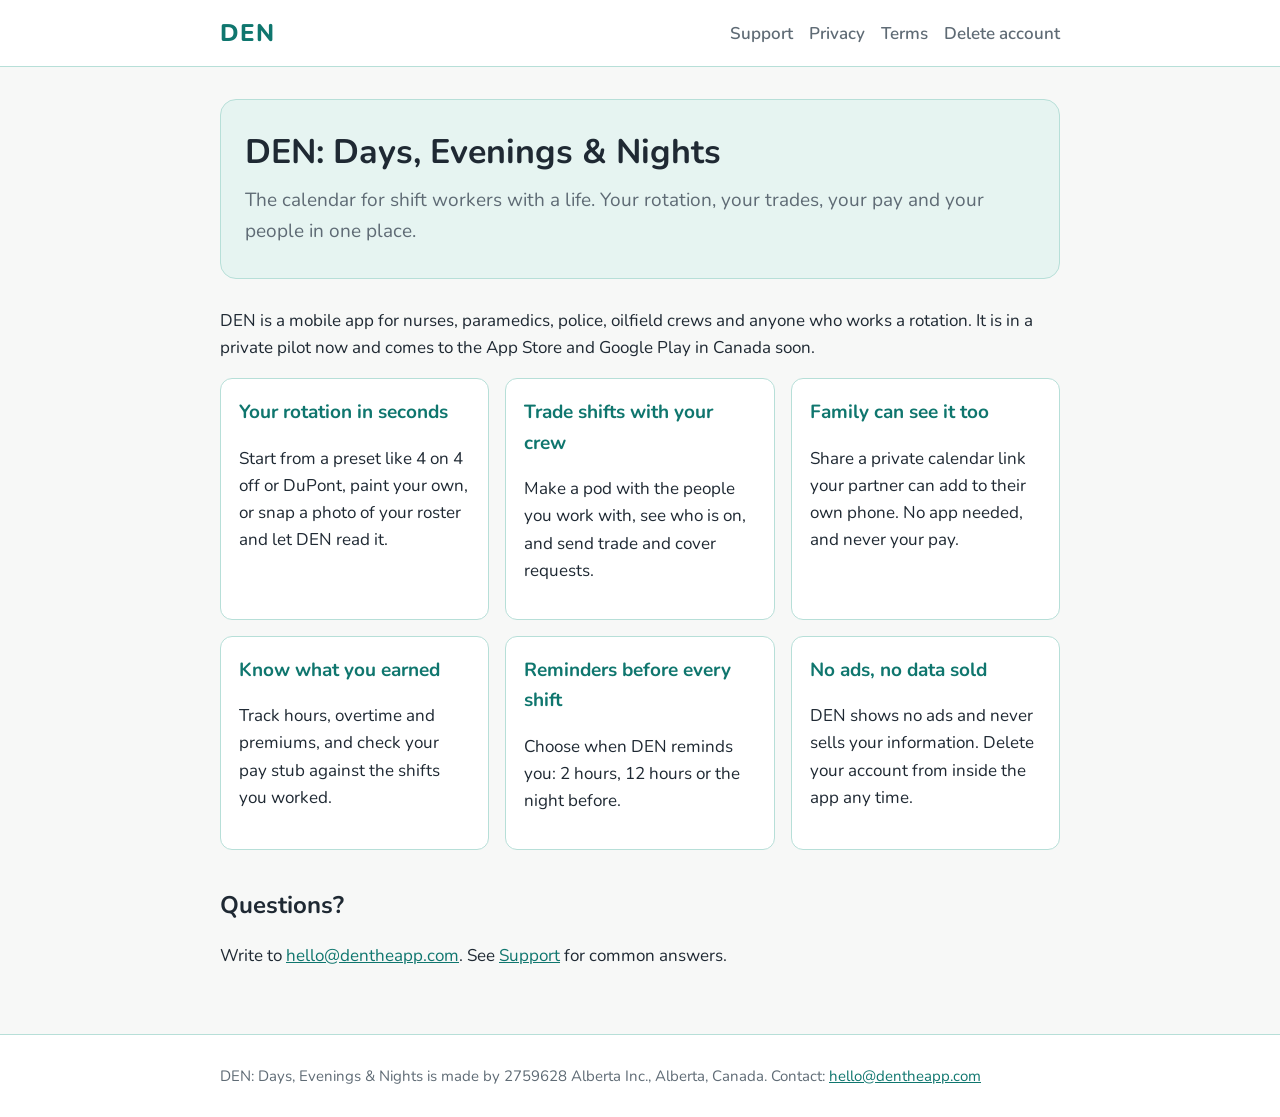
<file: index.html>
<!doctype html>
<html lang="en-CA">
<head>
<meta charset="utf-8">
<meta name="viewport" content="width=device-width, initial-scale=1">
<title>DEN: Days, Evenings & Nights</title>
<meta name="description" content="DEN is the calendar app for shift workers: rotations, shift trades, family sharing and pay tracking.">
<link rel="preconnect" href="https://fonts.googleapis.com">
<link href="https://fonts.googleapis.com/css2?family=Nunito:wght@400;600;700;800&display=swap" rel="stylesheet">
<link rel="stylesheet" href="/style.css">
</head>
<body>
<header><div class="bar">
<a class="logo" href="/">DEN</a>
<nav><a href="/support/">Support</a><a href="/privacy/">Privacy</a><a href="/terms/">Terms</a><a href="/delete-account/">Delete account</a></nav>
</div></header>
<main>
<section class="hero">
<h1>DEN: Days, Evenings &amp; Nights</h1>
<p>The calendar for shift workers with a life. Your rotation, your trades, your pay and your people in one place.</p>
</section>
<p>DEN is a mobile app for nurses, paramedics, police, oilfield crews and anyone who works a rotation. It is in a private pilot now and comes to the App Store and Google Play in Canada soon.</p>
<div class="grid">
<div class="card"><h3>Your rotation in seconds</h3><p>Start from a preset like 4 on 4 off or DuPont, paint your own, or snap a photo of your roster and let DEN read it.</p></div>
<div class="card"><h3>Trade shifts with your crew</h3><p>Make a pod with the people you work with, see who is on, and send trade and cover requests.</p></div>
<div class="card"><h3>Family can see it too</h3><p>Share a private calendar link your partner can add to their own phone. No app needed, and never your pay.</p></div>
<div class="card"><h3>Know what you earned</h3><p>Track hours, overtime and premiums, and check your pay stub against the shifts you worked.</p></div>
<div class="card"><h3>Reminders before every shift</h3><p>Choose when DEN reminds you: 2 hours, 12 hours or the night before.</p></div>
<div class="card"><h3>No ads, no data sold</h3><p>DEN shows no ads and never sells your information. Delete your account from inside the app any time.</p></div>
</div>
<h2>Questions?</h2>
<p>Write to <a href="mailto:hello@dentheapp.com">hello@dentheapp.com</a>. See <a href="/support/">Support</a> for common answers.</p>

</main>
<footer><div class="bar">
<p>DEN: Days, Evenings &amp; Nights is made by 2759628 Alberta Inc., Alberta, Canada. Contact: <a href="mailto:hello@dentheapp.com">hello@dentheapp.com</a></p>
</div></footer>
</body>
</html>
</file>
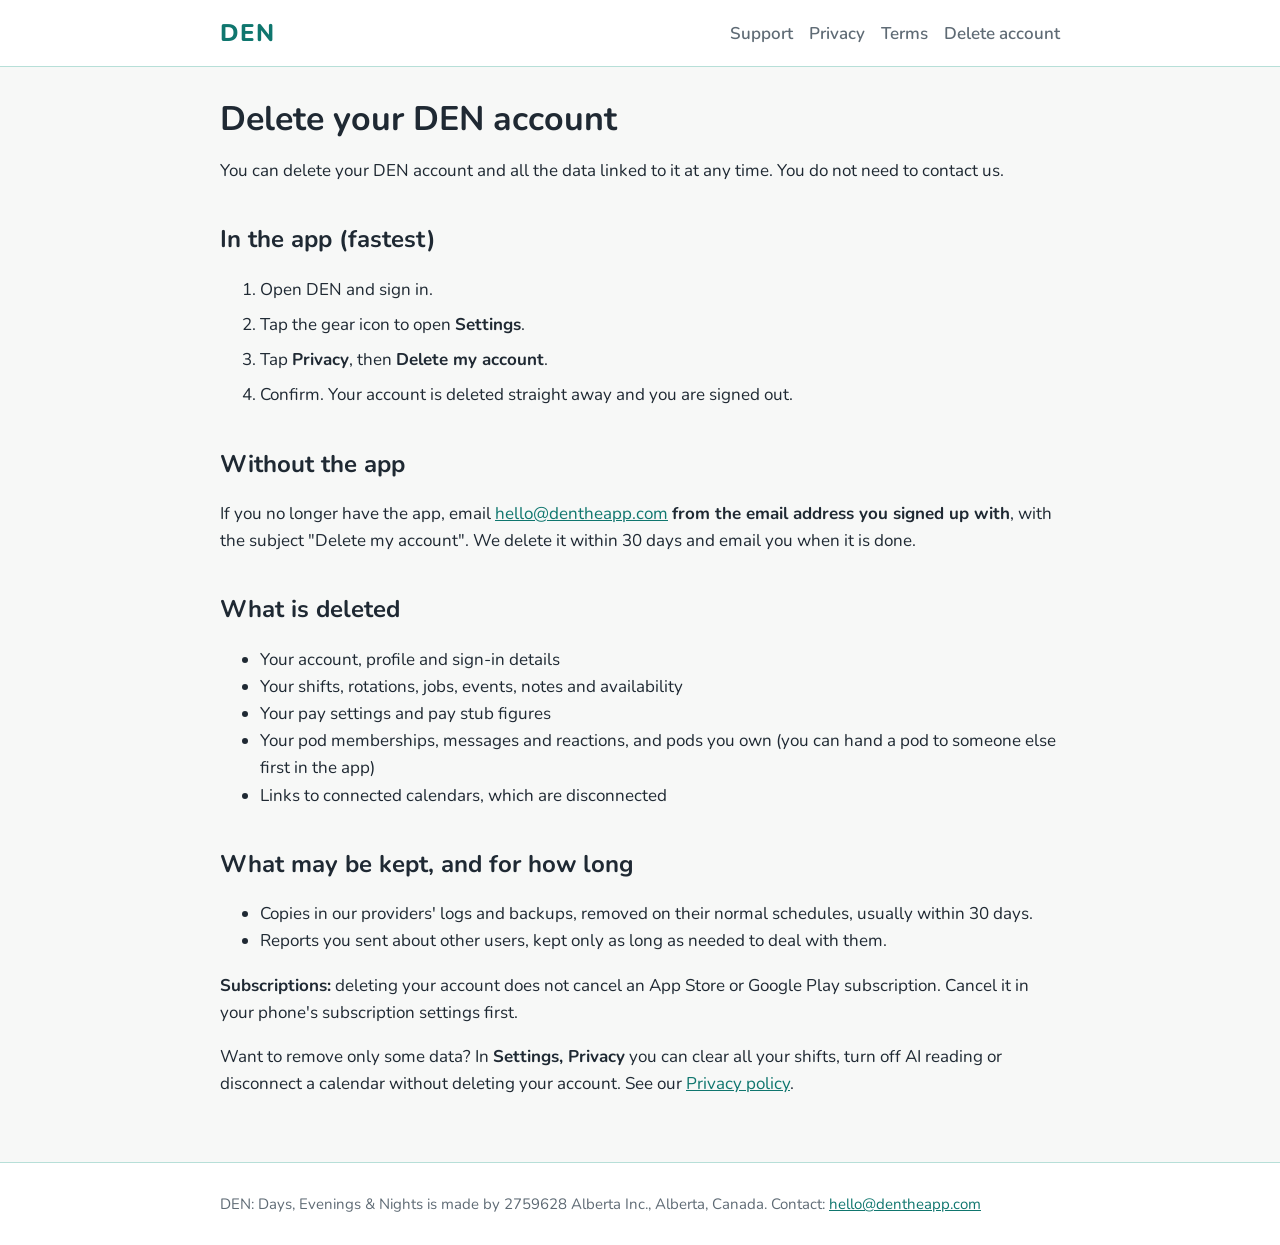
<file: delete-account/index.html>
<!doctype html>
<html lang="en-CA">
<head>
<meta charset="utf-8">
<meta name="viewport" content="width=device-width, initial-scale=1">
<title>Delete your account | DEN</title>
<meta name="description" content="How to delete your DEN account and data.">
<link rel="preconnect" href="https://fonts.googleapis.com">
<link href="https://fonts.googleapis.com/css2?family=Nunito:wght@400;600;700;800&display=swap" rel="stylesheet">
<link rel="stylesheet" href="/style.css">
</head>
<body>
<header><div class="bar">
<a class="logo" href="/">DEN</a>
<nav><a href="/support/">Support</a><a href="/privacy/">Privacy</a><a href="/terms/">Terms</a><a href="/delete-account/">Delete account</a></nav>
</div></header>
<main>
<h1>Delete your DEN account</h1>
<p>You can delete your DEN account and all the data linked to it at any time. You do not need to contact us.</p>
<h2>In the app (fastest)</h2>
<ol class="steps">
<li>Open DEN and sign in.</li>
<li>Tap the gear icon to open <strong>Settings</strong>.</li>
<li>Tap <strong>Privacy</strong>, then <strong>Delete my account</strong>.</li>
<li>Confirm. Your account is deleted straight away and you are signed out.</li>
</ol>
<h2>Without the app</h2>
<p>If you no longer have the app, email <a href="mailto:hello@dentheapp.com">hello@dentheapp.com</a> <strong>from the email address you signed up with</strong>, with the subject "Delete my account". We delete it within 30 days and email you when it is done.</p>
<h2>What is deleted</h2>
<ul>
<li>Your account, profile and sign-in details</li>
<li>Your shifts, rotations, jobs, events, notes and availability</li>
<li>Your pay settings and pay stub figures</li>
<li>Your pod memberships, messages and reactions, and pods you own (you can hand a pod to someone else first in the app)</li>
<li>Links to connected calendars, which are disconnected</li>
</ul>
<h2>What may be kept, and for how long</h2>
<ul>
<li>Copies in our providers' logs and backups, removed on their normal schedules, usually within 30 days.</li>
<li>Reports you sent about other users, kept only as long as needed to deal with them.</li>
</ul>
<p><strong>Subscriptions:</strong> deleting your account does not cancel an App Store or Google Play subscription. Cancel it in your phone's subscription settings first.</p>
<p>Want to remove only some data? In <strong>Settings, Privacy</strong> you can clear all your shifts, turn off AI reading or disconnect a calendar without deleting your account. See our <a href="/privacy/">Privacy policy</a>.</p>

</main>
<footer><div class="bar">
<p>DEN: Days, Evenings &amp; Nights is made by 2759628 Alberta Inc., Alberta, Canada. Contact: <a href="mailto:hello@dentheapp.com">hello@dentheapp.com</a></p>
</div></footer>
</body>
</html>
</file>
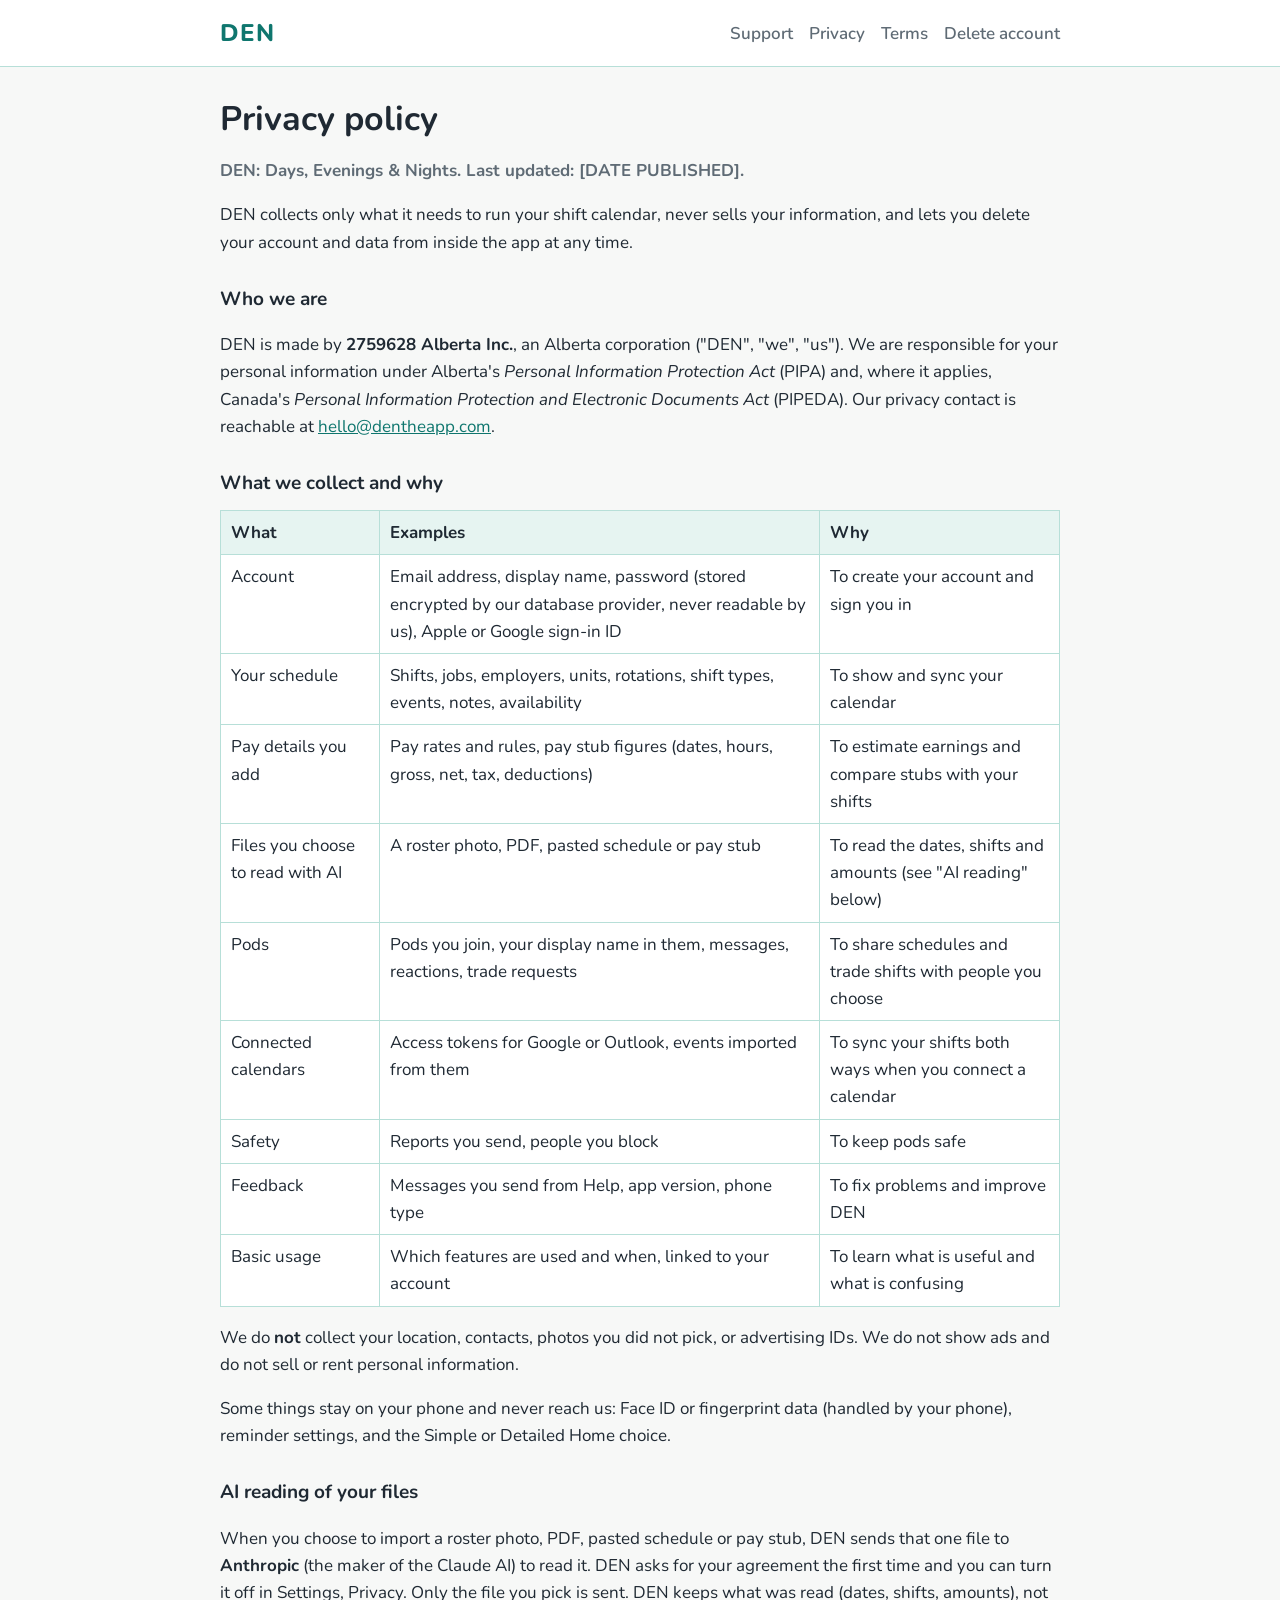
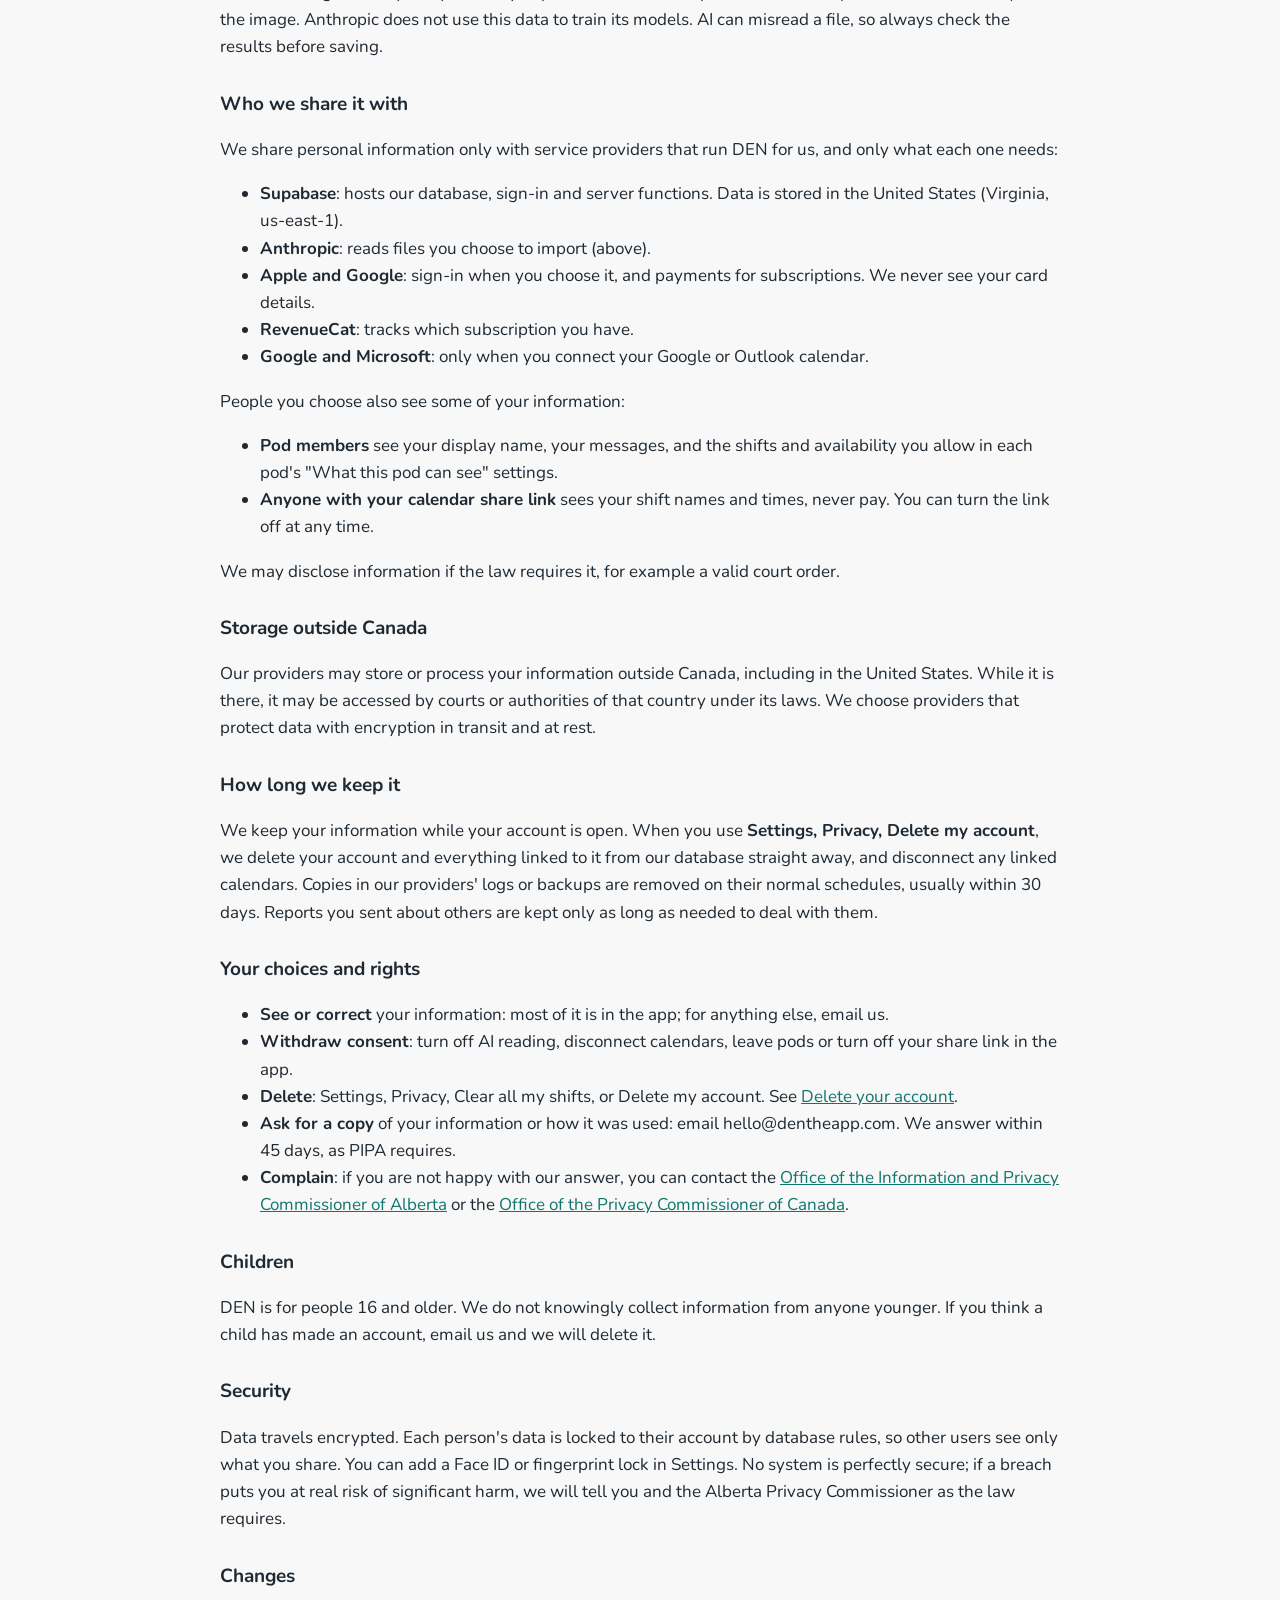
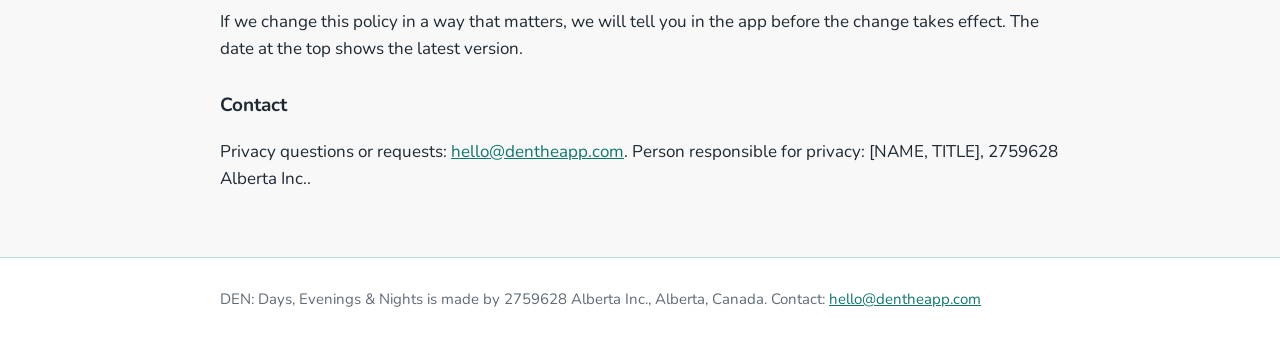
<file: privacy/index.html>
<!doctype html>
<html lang="en-CA">
<head>
<meta charset="utf-8">
<meta name="viewport" content="width=device-width, initial-scale=1">
<title>Privacy policy | DEN</title>
<meta name="description" content="How DEN collects, uses and protects your information.">
<link rel="preconnect" href="https://fonts.googleapis.com">
<link href="https://fonts.googleapis.com/css2?family=Nunito:wght@400;600;700;800&display=swap" rel="stylesheet">
<link rel="stylesheet" href="/style.css">
</head>
<body>
<header><div class="bar">
<a class="logo" href="/">DEN</a>
<nav><a href="/support/">Support</a><a href="/privacy/">Privacy</a><a href="/terms/">Terms</a><a href="/delete-account/">Delete account</a></nav>
</div></header>
<main>
<h1>Privacy policy</h1>
<p class="updated">DEN: Days, Evenings &amp; Nights. Last updated: [DATE PUBLISHED].</p>
<p>DEN collects only what it needs to run your shift calendar, never sells your information, and lets you delete your account and data from inside the app at any time.</p>
<h3>Who we are</h3>
<p>DEN is made by <strong>2759628 Alberta Inc.</strong>, an Alberta corporation ("DEN", "we", "us"). We are responsible for your personal information under Alberta's <em>Personal Information Protection Act</em> (PIPA) and, where it applies, Canada's <em>Personal Information Protection and Electronic Documents Act</em> (PIPEDA). Our privacy contact is reachable at <a href="mailto:hello@dentheapp.com">hello@dentheapp.com</a>.</p>
<h3>What we collect and why</h3>
<table>
<tr><th>What</th><th>Examples</th><th>Why</th></tr>
<tr><td>Account</td><td>Email address, display name, password (stored encrypted by our database provider, never readable by us), Apple or Google sign-in ID</td><td>To create your account and sign you in</td></tr>
<tr><td>Your schedule</td><td>Shifts, jobs, employers, units, rotations, shift types, events, notes, availability</td><td>To show and sync your calendar</td></tr>
<tr><td>Pay details you add</td><td>Pay rates and rules, pay stub figures (dates, hours, gross, net, tax, deductions)</td><td>To estimate earnings and compare stubs with your shifts</td></tr>
<tr><td>Files you choose to read with AI</td><td>A roster photo, PDF, pasted schedule or pay stub</td><td>To read the dates, shifts and amounts (see "AI reading" below)</td></tr>
<tr><td>Pods</td><td>Pods you join, your display name in them, messages, reactions, trade requests</td><td>To share schedules and trade shifts with people you choose</td></tr>
<tr><td>Connected calendars</td><td>Access tokens for Google or Outlook, events imported from them</td><td>To sync your shifts both ways when you connect a calendar</td></tr>
<tr><td>Safety</td><td>Reports you send, people you block</td><td>To keep pods safe</td></tr>
<tr><td>Feedback</td><td>Messages you send from Help, app version, phone type</td><td>To fix problems and improve DEN</td></tr>
<tr><td>Basic usage</td><td>Which features are used and when, linked to your account</td><td>To learn what is useful and what is confusing</td></tr>
</table>
<p>We do <strong>not</strong> collect your location, contacts, photos you did not pick, or advertising IDs. We do not show ads and do not sell or rent personal information.</p>
<p>Some things stay on your phone and never reach us: Face ID or fingerprint data (handled by your phone), reminder settings, and the Simple or Detailed Home choice.</p>
<h3>AI reading of your files</h3>
<p>When you choose to import a roster photo, PDF, pasted schedule or pay stub, DEN sends that one file to <strong>Anthropic</strong> (the maker of the Claude AI) to read it. DEN asks for your agreement the first time and you can turn it off in Settings, Privacy. Only the file you pick is sent. DEN keeps what was read (dates, shifts, amounts), not the image. Anthropic does not use this data to train its models. AI can misread a file, so always check the results before saving.</p>
<h3>Who we share it with</h3>
<p>We share personal information only with service providers that run DEN for us, and only what each one needs:</p>
<ul>
<li><strong>Supabase</strong>: hosts our database, sign-in and server functions. Data is stored in the United States (Virginia, us-east-1).</li>
<li><strong>Anthropic</strong>: reads files you choose to import (above).</li>
<li><strong>Apple and Google</strong>: sign-in when you choose it, and payments for subscriptions. We never see your card details.</li>
<li><strong>RevenueCat</strong>: tracks which subscription you have.</li>
<li><strong>Google and Microsoft</strong>: only when you connect your Google or Outlook calendar.</li>
</ul>
<p>People you choose also see some of your information:</p>
<ul>
<li><strong>Pod members</strong> see your display name, your messages, and the shifts and availability you allow in each pod's "What this pod can see" settings.</li>
<li><strong>Anyone with your calendar share link</strong> sees your shift names and times, never pay. You can turn the link off at any time.</li>
</ul>
<p>We may disclose information if the law requires it, for example a valid court order.</p>
<h3>Storage outside Canada</h3>
<p>Our providers may store or process your information outside Canada, including in the United States. While it is there, it may be accessed by courts or authorities of that country under its laws. We choose providers that protect data with encryption in transit and at rest.</p>
<h3>How long we keep it</h3>
<p>We keep your information while your account is open. When you use <strong>Settings, Privacy, Delete my account</strong>, we delete your account and everything linked to it from our database straight away, and disconnect any linked calendars. Copies in our providers' logs or backups are removed on their normal schedules, usually within 30 days. Reports you sent about others are kept only as long as needed to deal with them.</p>
<h3>Your choices and rights</h3>
<ul>
<li><strong>See or correct</strong> your information: most of it is in the app; for anything else, email us.</li>
<li><strong>Withdraw consent</strong>: turn off AI reading, disconnect calendars, leave pods or turn off your share link in the app.</li>
<li><strong>Delete</strong>: Settings, Privacy, Clear all my shifts, or Delete my account. See <a href="/delete-account/">Delete your account</a>.</li>
<li><strong>Ask for a copy</strong> of your information or how it was used: email hello@dentheapp.com. We answer within 45 days, as PIPA requires.</li>
<li><strong>Complain</strong>: if you are not happy with our answer, you can contact the <a href="https://oipc.ab.ca">Office of the Information and Privacy Commissioner of Alberta</a> or the <a href="https://www.priv.gc.ca">Office of the Privacy Commissioner of Canada</a>.</li>
</ul>
<h3>Children</h3>
<p>DEN is for people 16 and older. We do not knowingly collect information from anyone younger. If you think a child has made an account, email us and we will delete it.</p>
<h3>Security</h3>
<p>Data travels encrypted. Each person's data is locked to their account by database rules, so other users see only what you share. You can add a Face ID or fingerprint lock in Settings. No system is perfectly secure; if a breach puts you at real risk of significant harm, we will tell you and the Alberta Privacy Commissioner as the law requires.</p>
<h3>Changes</h3>
<p>If we change this policy in a way that matters, we will tell you in the app before the change takes effect. The date at the top shows the latest version.</p>
<h3>Contact</h3>
<p>Privacy questions or requests: <a href="mailto:hello@dentheapp.com">hello@dentheapp.com</a>. Person responsible for privacy: [NAME, TITLE], 2759628 Alberta Inc..</p>

</main>
<footer><div class="bar">
<p>DEN: Days, Evenings &amp; Nights is made by 2759628 Alberta Inc., Alberta, Canada. Contact: <a href="mailto:hello@dentheapp.com">hello@dentheapp.com</a></p>
</div></footer>
</body>
</html>
</file>
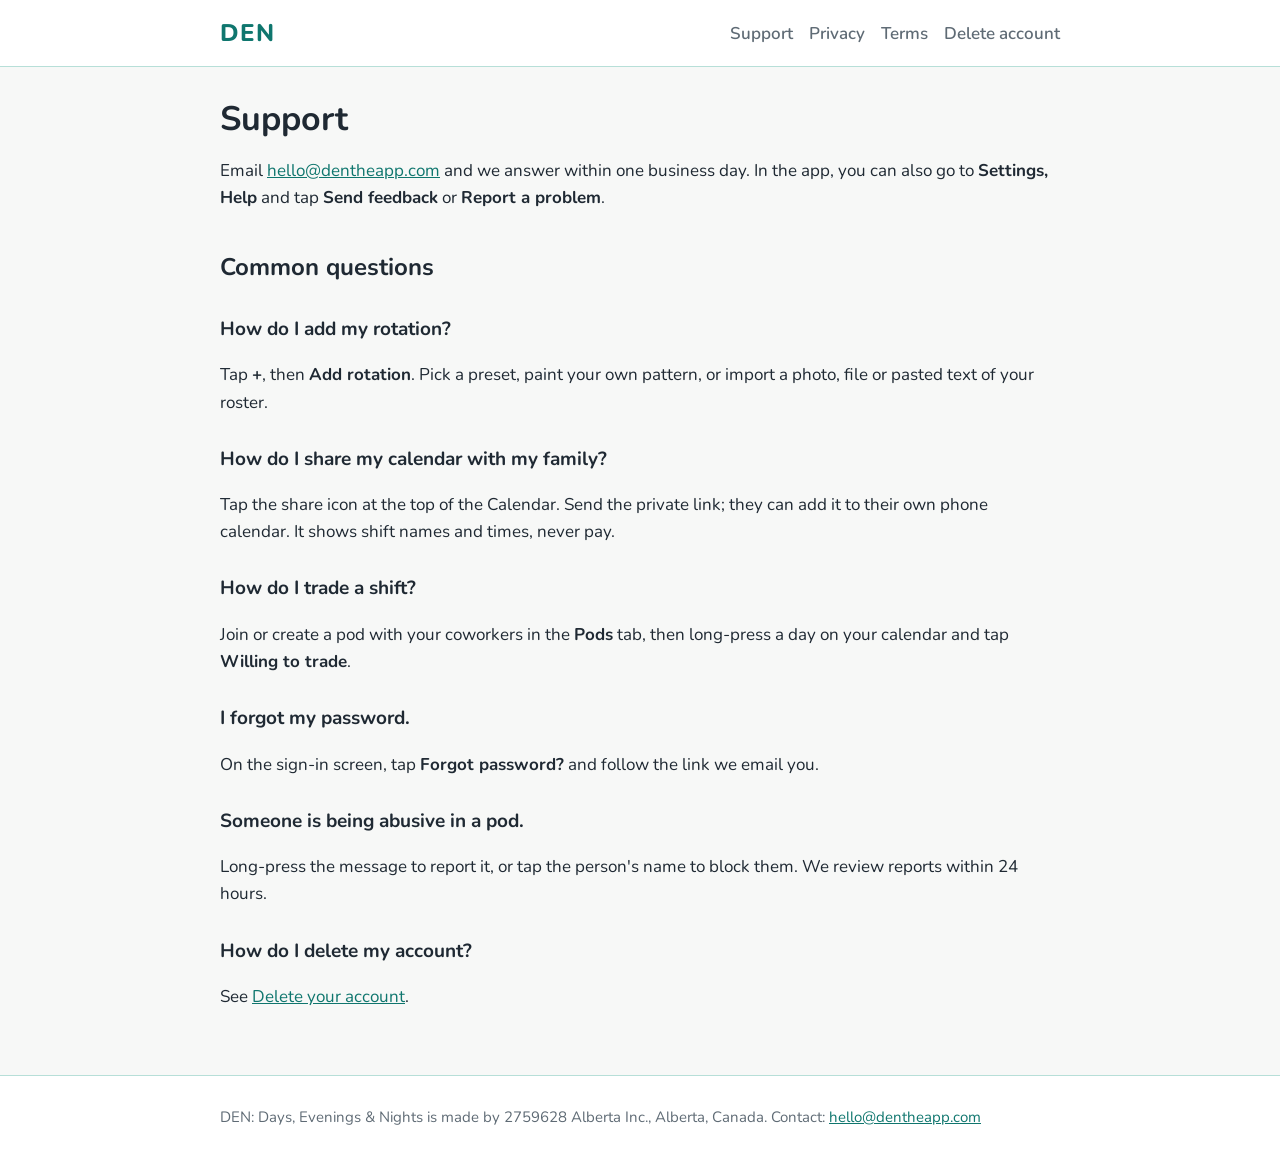
<file: support/index.html>
<!doctype html>
<html lang="en-CA">
<head>
<meta charset="utf-8">
<meta name="viewport" content="width=device-width, initial-scale=1">
<title>Support | DEN</title>
<meta name="description" content="Help and contact for the DEN app.">
<link rel="preconnect" href="https://fonts.googleapis.com">
<link href="https://fonts.googleapis.com/css2?family=Nunito:wght@400;600;700;800&display=swap" rel="stylesheet">
<link rel="stylesheet" href="/style.css">
</head>
<body>
<header><div class="bar">
<a class="logo" href="/">DEN</a>
<nav><a href="/support/">Support</a><a href="/privacy/">Privacy</a><a href="/terms/">Terms</a><a href="/delete-account/">Delete account</a></nav>
</div></header>
<main>
<h1>Support</h1>
<p>Email <a href="mailto:hello@dentheapp.com">hello@dentheapp.com</a> and we answer within one business day. In the app, you can also go to <strong>Settings, Help</strong> and tap <strong>Send feedback</strong> or <strong>Report a problem</strong>.</p>
<h2>Common questions</h2>
<h3>How do I add my rotation?</h3>
<p>Tap <strong>+</strong>, then <strong>Add rotation</strong>. Pick a preset, paint your own pattern, or import a photo, file or pasted text of your roster.</p>
<h3>How do I share my calendar with my family?</h3>
<p>Tap the share icon at the top of the Calendar. Send the private link; they can add it to their own phone calendar. It shows shift names and times, never pay.</p>
<h3>How do I trade a shift?</h3>
<p>Join or create a pod with your coworkers in the <strong>Pods</strong> tab, then long-press a day on your calendar and tap <strong>Willing to trade</strong>.</p>
<h3>I forgot my password.</h3>
<p>On the sign-in screen, tap <strong>Forgot password?</strong> and follow the link we email you.</p>
<h3>Someone is being abusive in a pod.</h3>
<p>Long-press the message to report it, or tap the person's name to block them. We review reports within 24 hours.</p>
<h3>How do I delete my account?</h3>
<p>See <a href="/delete-account/">Delete your account</a>.</p>

</main>
<footer><div class="bar">
<p>DEN: Days, Evenings &amp; Nights is made by 2759628 Alberta Inc., Alberta, Canada. Contact: <a href="mailto:hello@dentheapp.com">hello@dentheapp.com</a></p>
</div></footer>
</body>
</html>
</file>
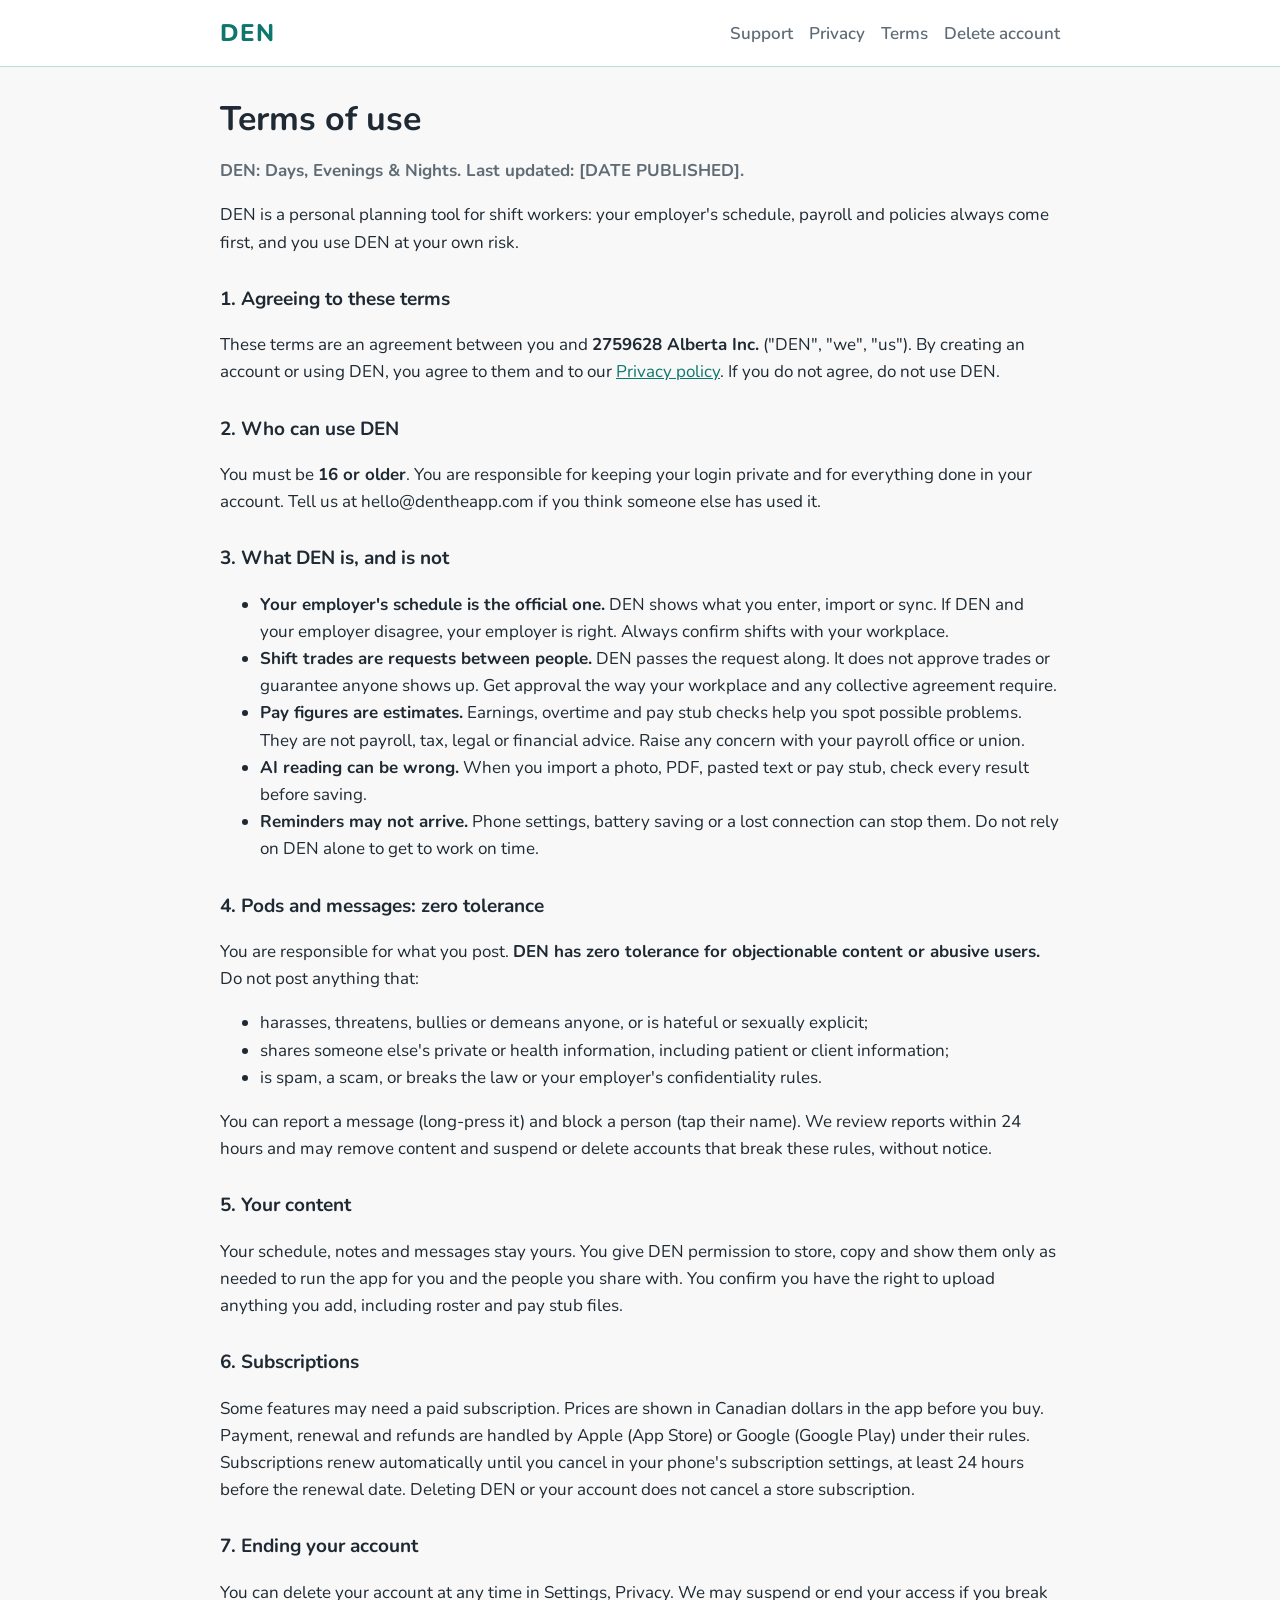
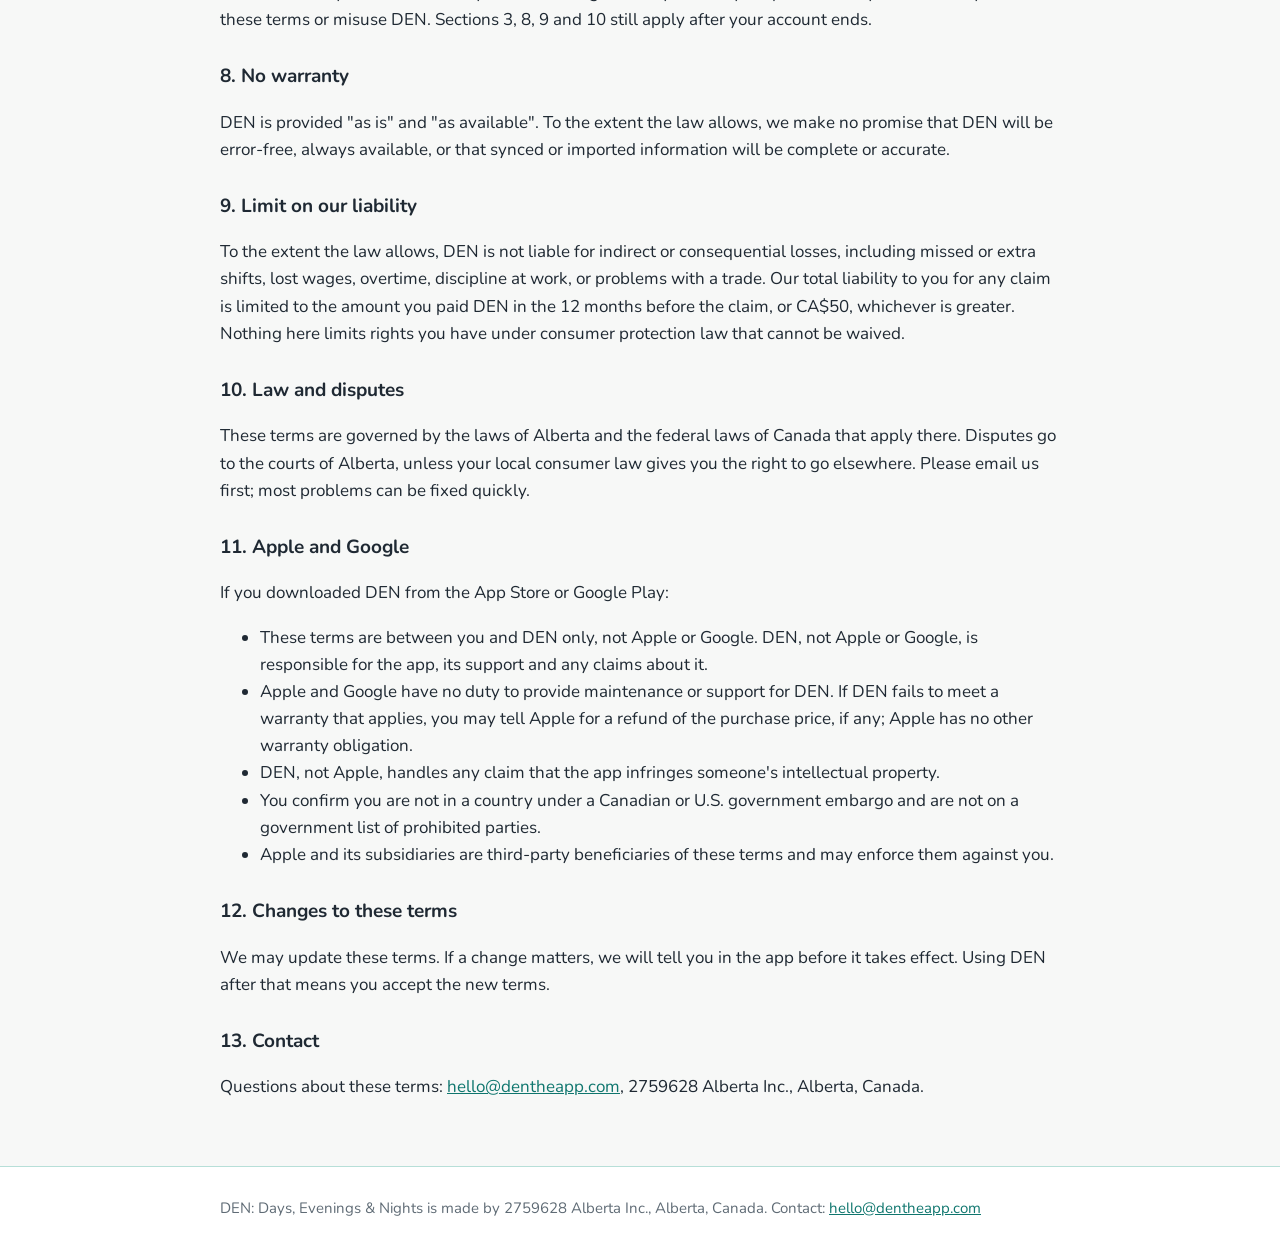
<file: terms/index.html>
<!doctype html>
<html lang="en-CA">
<head>
<meta charset="utf-8">
<meta name="viewport" content="width=device-width, initial-scale=1">
<title>Terms of use | DEN</title>
<meta name="description" content="The terms for using the DEN app.">
<link rel="preconnect" href="https://fonts.googleapis.com">
<link href="https://fonts.googleapis.com/css2?family=Nunito:wght@400;600;700;800&display=swap" rel="stylesheet">
<link rel="stylesheet" href="/style.css">
</head>
<body>
<header><div class="bar">
<a class="logo" href="/">DEN</a>
<nav><a href="/support/">Support</a><a href="/privacy/">Privacy</a><a href="/terms/">Terms</a><a href="/delete-account/">Delete account</a></nav>
</div></header>
<main>
<h1>Terms of use</h1>
<p class="updated">DEN: Days, Evenings &amp; Nights. Last updated: [DATE PUBLISHED].</p>
<p>DEN is a personal planning tool for shift workers: your employer's schedule, payroll and policies always come first, and you use DEN at your own risk.</p>
<h3>1. Agreeing to these terms</h3>
<p>These terms are an agreement between you and <strong>2759628 Alberta Inc.</strong> ("DEN", "we", "us"). By creating an account or using DEN, you agree to them and to our <a href="/privacy/">Privacy policy</a>. If you do not agree, do not use DEN.</p>
<h3>2. Who can use DEN</h3>
<p>You must be <strong>16 or older</strong>. You are responsible for keeping your login private and for everything done in your account. Tell us at hello@dentheapp.com if you think someone else has used it.</p>
<h3>3. What DEN is, and is not</h3>
<ul>
<li><strong>Your employer's schedule is the official one.</strong> DEN shows what you enter, import or sync. If DEN and your employer disagree, your employer is right. Always confirm shifts with your workplace.</li>
<li><strong>Shift trades are requests between people.</strong> DEN passes the request along. It does not approve trades or guarantee anyone shows up. Get approval the way your workplace and any collective agreement require.</li>
<li><strong>Pay figures are estimates.</strong> Earnings, overtime and pay stub checks help you spot possible problems. They are not payroll, tax, legal or financial advice. Raise any concern with your payroll office or union.</li>
<li><strong>AI reading can be wrong.</strong> When you import a photo, PDF, pasted text or pay stub, check every result before saving.</li>
<li><strong>Reminders may not arrive.</strong> Phone settings, battery saving or a lost connection can stop them. Do not rely on DEN alone to get to work on time.</li>
</ul>
<h3>4. Pods and messages: zero tolerance</h3>
<p>You are responsible for what you post. <strong>DEN has zero tolerance for objectionable content or abusive users.</strong> Do not post anything that:</p>
<ul>
<li>harasses, threatens, bullies or demeans anyone, or is hateful or sexually explicit;</li>
<li>shares someone else's private or health information, including patient or client information;</li>
<li>is spam, a scam, or breaks the law or your employer's confidentiality rules.</li>
</ul>
<p>You can report a message (long-press it) and block a person (tap their name). We review reports within 24 hours and may remove content and suspend or delete accounts that break these rules, without notice.</p>
<h3>5. Your content</h3>
<p>Your schedule, notes and messages stay yours. You give DEN permission to store, copy and show them only as needed to run the app for you and the people you share with. You confirm you have the right to upload anything you add, including roster and pay stub files.</p>
<h3>6. Subscriptions</h3>
<p>Some features may need a paid subscription. Prices are shown in Canadian dollars in the app before you buy. Payment, renewal and refunds are handled by Apple (App Store) or Google (Google Play) under their rules. Subscriptions renew automatically until you cancel in your phone's subscription settings, at least 24 hours before the renewal date. Deleting DEN or your account does not cancel a store subscription.</p>
<h3>7. Ending your account</h3>
<p>You can delete your account at any time in Settings, Privacy. We may suspend or end your access if you break these terms or misuse DEN. Sections 3, 8, 9 and 10 still apply after your account ends.</p>
<h3>8. No warranty</h3>
<p>DEN is provided "as is" and "as available". To the extent the law allows, we make no promise that DEN will be error-free, always available, or that synced or imported information will be complete or accurate.</p>
<h3>9. Limit on our liability</h3>
<p>To the extent the law allows, DEN is not liable for indirect or consequential losses, including missed or extra shifts, lost wages, overtime, discipline at work, or problems with a trade. Our total liability to you for any claim is limited to the amount you paid DEN in the 12 months before the claim, or CA$50, whichever is greater. Nothing here limits rights you have under consumer protection law that cannot be waived.</p>
<h3>10. Law and disputes</h3>
<p>These terms are governed by the laws of Alberta and the federal laws of Canada that apply there. Disputes go to the courts of Alberta, unless your local consumer law gives you the right to go elsewhere. Please email us first; most problems can be fixed quickly.</p>
<h3>11. Apple and Google</h3>
<p>If you downloaded DEN from the App Store or Google Play:</p>
<ul>
<li>These terms are between you and DEN only, not Apple or Google. DEN, not Apple or Google, is responsible for the app, its support and any claims about it.</li>
<li>Apple and Google have no duty to provide maintenance or support for DEN. If DEN fails to meet a warranty that applies, you may tell Apple for a refund of the purchase price, if any; Apple has no other warranty obligation.</li>
<li>DEN, not Apple, handles any claim that the app infringes someone's intellectual property.</li>
<li>You confirm you are not in a country under a Canadian or U.S. government embargo and are not on a government list of prohibited parties.</li>
<li>Apple and its subsidiaries are third-party beneficiaries of these terms and may enforce them against you.</li>
</ul>
<h3>12. Changes to these terms</h3>
<p>We may update these terms. If a change matters, we will tell you in the app before it takes effect. Using DEN after that means you accept the new terms.</p>
<h3>13. Contact</h3>
<p>Questions about these terms: <a href="mailto:hello@dentheapp.com">hello@dentheapp.com</a>, 2759628 Alberta Inc., Alberta, Canada.</p>

</main>
<footer><div class="bar">
<p>DEN: Days, Evenings &amp; Nights is made by 2759628 Alberta Inc., Alberta, Canada. Contact: <a href="mailto:hello@dentheapp.com">hello@dentheapp.com</a></p>
</div></footer>
</body>
</html>
</file>
<file: style.css>
:root{--teal:#0F766E;--tint:#E6F4F1;--border:#B7DFD8;--ground:#F7F8F7;--text:#1F2933;--muted:#5F6B75}
*{box-sizing:border-box}
body{margin:0;font-family:Nunito,system-ui,-apple-system,sans-serif;background:var(--ground);color:var(--text);line-height:1.6;font-size:17px}
a{color:var(--teal)}
header{background:#fff;border-bottom:1px solid var(--border)}
.bar{max-width:880px;margin:0 auto;padding:14px 20px;display:flex;align-items:center;justify-content:space-between;flex-wrap:wrap;gap:8px}
.logo{font-weight:800;font-size:24px;color:var(--teal);text-decoration:none;letter-spacing:1px}
nav a{margin-left:16px;text-decoration:none;color:var(--muted);font-weight:600}
nav a:hover{color:var(--teal)}
main{max-width:880px;margin:0 auto;padding:32px 20px 48px}
h1{font-size:34px;line-height:1.2;margin:0 0 12px}
h2{font-size:24px;margin:36px 0 8px}
h3{font-size:19px;margin:28px 0 6px}
.hero{background:var(--tint);border:1px solid var(--border);border-radius:16px;padding:32px 24px;margin-bottom:28px}
.hero p{font-size:19px;color:var(--muted);margin:0}
.grid{display:grid;grid-template-columns:repeat(auto-fit,minmax(240px,1fr));gap:16px}
.card{background:#fff;border:1px solid var(--border);border-radius:12px;padding:18px}
.card h3{margin-top:0;color:var(--teal)}
.updated{color:var(--muted);font-weight:700}
table{width:100%;border-collapse:collapse;background:#fff;margin:12px 0}
th,td{border:1px solid var(--border);padding:8px 10px;text-align:left;vertical-align:top}
th{background:var(--tint)}
.steps li{margin-bottom:8px}
footer{border-top:1px solid var(--border);background:#fff;color:var(--muted);font-size:15px}
footer .bar{display:block}
@media (max-width:520px){nav a{margin:0 12px 0 0}h1{font-size:28px}}
</file>
